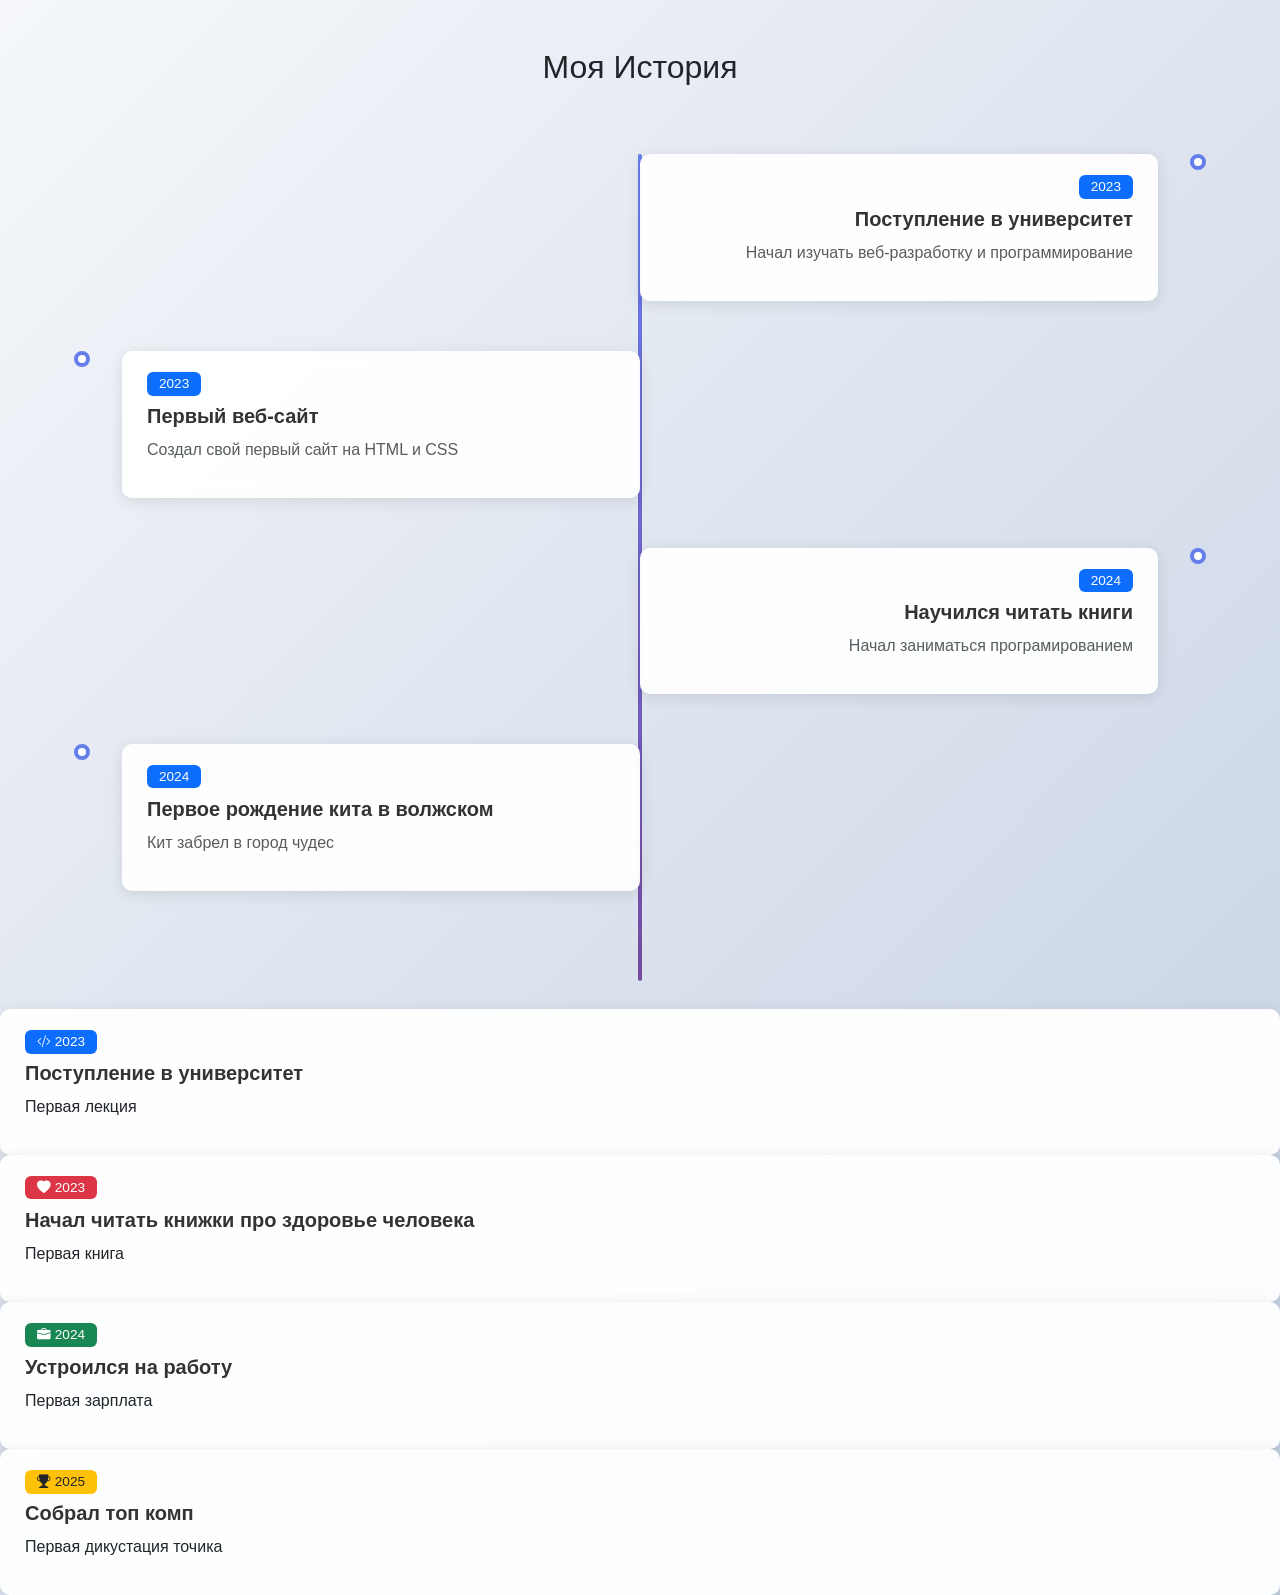
<file: timeline.html>
<!DOCTYPE html>
<html lang="ru">

<head>
    <meta charset="UTF-8">
    <meta name="viewport" content="width=device-width, initial-scale=1.0">
    <title>Bootstrap LAB - Abdulin</title>
    <!-- Bootstrap CSS-->
    <link href="https://cdn.jsdelivr.net/npm/bootstrap@5.3.8/dist/css/bootstrap.min.css" rel="stylesheet"
        integrity="sha384-sRIl4kxILFvY47J16cr9ZwB07vP4J8+LH7qKQnuqkuIAvNWLzeN8tE5YBujZqJLB" crossorigin="anonymous" />
    <link rel="stylesheet" href="custom.css" />
    <link rel="stylesheet" href="https://cdn.jsdelivr.net/npm/bootstrap-icons@1.11.3/font/bootstrap-icons.min.css">
</head>

<body>
    <div class="container my-5">
        <h2 class="text-center mb-5">Моя История</h2>
        <!-- Временная шкала -->
        <div class="timeline">
            <!-- Событие 1 (справа) -->
            <div class="timeline-item">
                <div class="timeline-content">
                    <!-- TODO: Добавьте бейдж с годом -->
                    <span class="badge bg-primary mb-2">2023</span>
                    <h5>Поступление в университет</h5>
                    <p class="text-muted">
                        Начал изучать веб-разработку и программирование
                    </p>
                </div>
            </div>
            <!-- Событие 2 (слева) -->
            <div class="timeline-item timeline-item-left">
                <div class="timeline-content">
                    <span class="badge bg-primary mb-2">2023</span>
                    <h5>Первый веб-сайт</h5>
                    <p class="text-muted">
                        Создал свой первый сайт на HTML и CSS
                    </p>
                </div>
            </div>
            <!-- Событие 3 (справа) -->
            <div class="timeline-item">
                <div class="timeline-content">
                    <!-- TODO: Добавьте бейдж с годом -->
                    <span class="badge bg-primary mb-2">2024</span>
                    <h5>Научился читать книги</h5>
                    <p class="text-muted">
                        Начал заниматься програмированием
                    </p>
                </div>
            </div>
            <!-- Событие 4 (слева) -->
            <div class="timeline-item timeline-item-left">
                <div class="timeline-content">
                    <span class="badge bg-primary mb-2">2024</span>
                    <h5>Первое рождение кита в волжском</h5>
                    <p class="text-muted">
                        Кит забрел в город чудес
                    </p>
                </div>
            </div>
        </div>
    </div>
    <div class="timeline-content">
        <span class="badge bg-primary mb-2">
            <i class="bi bi-code-slash"></i> 2023
        </span>
        <h5>Поступление в университет</h5>
        <p>Первая лекция</p>
    </div>
    <div class="timeline-content">
        <span class="badge bg-danger mb-2">
            <i class="bi bi-heart-fill"></i> 2023
        </span>
        <h5>Начал читать книжки про здоровье человека</h5>
        <p>Первая книга</p>
    </div>
    <div class="timeline-content">
        <span class="badge bg-success mb-2">
            <i class="bi bi-briefcase-fill"></i> 2024
        </span>
        <h5>Устроился на работу</h5>
        <p>Первая зарплата</p>
    </div>
    <div class="timeline-content">
        <span class="badge bg-warning text-dark mb-2">
            <i class="bi bi-trophy-fill"></i> 2025
        </span>
        <h5>Собрал топ комп</h5>
        <p>Первая дикустация точика</p>
    </div>
</body>

</html>
</file>
<file: custom.css>
.card {
    transition: transform 0.3s ease;
}

.card:hover {
    transform: scale(1.05);
}

/* шаг 9*/

/* Общие стили */
body {
    font-family: "Segoe UI", Tahoma, Geneva, Verdana, sans-serif;
}

/* Кастомные цвета для навбара */
.navbar-brand {
    font-weight: bold;
    font-size: 1.5rem;
    letter-spacing: 1px;
}

.navbar-dark .navbar-nav .nav-link:hover {
    color: #ffc107 !important;
    transition: color 0.3s ease;
}

/* Улучшение Hero-секции */
#home {
    background: linear-gradient(135deg, #667eea 0%, #764ba2 100%);
    color: white;
    min-height: 400px;
    display: flex;
    align-items: center;
}

#home h1 {
    color: white;
}

#home .lead {
    color: rgba(255, 255, 255, 0.9);
}

#home .btn {
    box-shadow: 0 4px 15px rgba(0, 0, 0, 0.2);
    transition: transform 0.3s ease;
}

#home .btn:hover {
    transform: translateY(-3px);
    box-shadow: 0 6px 20px rgba(0, 0, 0, 0.3);
}

/* Анимация для карточек */
.card {
    transition: transform 0.3s ease, box-shadow 0.3s ease;
}

.card:hover {
    transform: translateY(-10px);
    box-shadow: 0 10px 30px rgba(0, 0, 0, 0.15) !important;
}

/* Стилизация кнопок */
.btn {
    border-radius: 25px;
    padding: 10px 30px;
    font-weight: 500;
    transition: all 0.3s ease;
}

/* Улучшение формы */
.form-control:focus {
    border-color: #667eea;
    box-shadow: 0 0 0 0.2rem rgba(102, 126, 234, 0.25);
}

/* Анимация для бейджей */
.badge {
    padding: 8px 15px;
    font-size: 0.9rem;
    font-weight: 500;
    transition: transform 0.2s ease;
}

.badge:hover {
    transform: scale(1.1);
    cursor: pointer;
}

/* Стилизация прогресс-баров */
.progress {
    height: 25px;
    border-radius: 15px;
    background-color: #e9ecef;
}

.progress-bar {
    border-radius: 15px;
    font-weight: bold;
    line-height: 25px;
}

/* Улучшение аккордеона */
.accordion-button:not(.collapsed) {
    background-color: #667eea;
    color: white;
}

.accordion-button:focus {
    box-shadow: none;
    border-color: #667eea;
}

/* Футер */
footer {
    background-color: #212529;
    color: white;
    padding: 40px 0;
    margin-top: 80px;
}

footer h5 {
    color: #ffc107;
    margin-bottom: 20px;
}

footer a {
    color: rgba(255, 255, 255, 0.7);
    text-decoration: none;
    transition: color 0.3s ease;
}

footer a:hover {
    color: #ffc107;
}

/* Адаптивность */
@media (max-width: 768px) {
    #home {
        min-height: 300px;
    }

    #home h1 {
        font-size: 2rem;
    }

    .card {
        margin-bottom: 20px;
    }
}

/* Шаг 10.3*/
/* ВРЕМЕННАЯ ШКАЛА */
.timeline {
    position: relative;
    padding: 20px 0;
}

/* Центральная линия */
.timeline::before {
    content: '';
    position: absolute;
    left: 50%;
    transform: translateX(-50%);
    width: 4px;
    height: 100%;
    background: linear-gradient(180deg, #667eea 0%, #764ba2 100%);
    border-radius: 2px;
}

/* Контейнер события */
.timeline-item {
    position: relative;
    margin-bottom: 50px;
    width: 50%;
    padding-right: 40px;
    text-align: right;
    margin-left: 50%;
}

/* Левые элементы */
.timeline-item-left {
    margin-left: 0 !important;
    padding-right: 0;
    padding-left: 40px;
    text-align: left;
}

/* 10.4*/
/* Круглые точки на линии */
.timeline-item::before {
    content: '';
    position: absolute;
    right: -8px;
    top: 0;
    width: 16px;
    height: 16px;
    background: white;
    border: 4px solid #667eea;
    border-radius: 50%;
    z-index: 1;
    transition: transform 0.3s ease;
}

/* Точки для левых элементов */
.timeline-item-left::before {
    right: auto;
    left: -8px;
}

/* Увеличение точки при наведении */
.timeline-item:hover::before {
    transform: scale(1.5);
    background: #667eea;
}

/* 10.5*/

/* Карточка с контентом */
.timeline-content {
    background: white;
    padding: 20px 25px;
    border-radius: 10px;
    box-shadow: 0 3px 15px rgba(0, 0, 0, 0.1);
    transition: all 0.3s ease;
}

.timeline-content:hover {
    transform: translateY(-5px);
    box-shadow: 0 8px 25px rgba(0, 0, 0, 0.15);
}

.timeline-content h5 {
    color: #333;
    margin-bottom: 10px;
    font-weight: 600;
}

.timeline-content .badge {
    font-size: 0.85rem;
    padding: 5px 12px;
}

/* 10.6*/
/* Мобильная версия */
@media (max-width: 768px) {

    /* Линия слева */
    .timeline::before {
        left: 20px;
    }

    /* Все элементы слева */
    .timeline-item,
    .timeline-item-left {
        width: 100%;
        margin-left: 0 !important;
        padding-left: 60px;
        padding-right: 0;
        text-align: left;
    }

    /* Точки слева */
    .timeline-item::before,
    .timeline-item-left::before {
        left: 12px;
        right: auto;
    }
}

/* 10.9*/

body {
    background: linear-gradient(135deg, #f5f7fa 0%, #c3cfe2 100%);
    min-height: 100vh;
}

.timeline-content {
    background: rgba(255, 255, 255, 0.95);
    backdrop-filter: blur(10px);
}

/* Prod */
@keyframes pulse {

    0%,
    100% {
        box-shadow: 0 0 0 0 rgba(102, 126, 234, 0.7);
    }

    50% {
        box-shadow: 0 0 0 10px rgba(102, 126, 234, 0);
    }
}

.timeline-item::before {
    animation: pulse 2s infinite;
}

.timeline-title {
    color: #333 !important;
    margin-bottom: 10px;
}

.timeline-tech {
    margin-top: 15px;
}

.timeline-tech .badge {
    font-size: 0.75rem;
    margin-right: 5px;
}

.pulse-animation img {
    animation: pulse 2s infinite;
}

@keyframes pulse {

    0%,
    100% {
        transform: scale(1);
    }

    50% {
        transform: scale(1.05);
    }
}

.animate-fade-in {
    opacity: 0;
    transform: translateY(30px);
    transition: all 0.6s ease;
}

.animate-fade-in.animate-fade-in {
    opacity: 1;
    transform: translateY(0);
}
</file>
